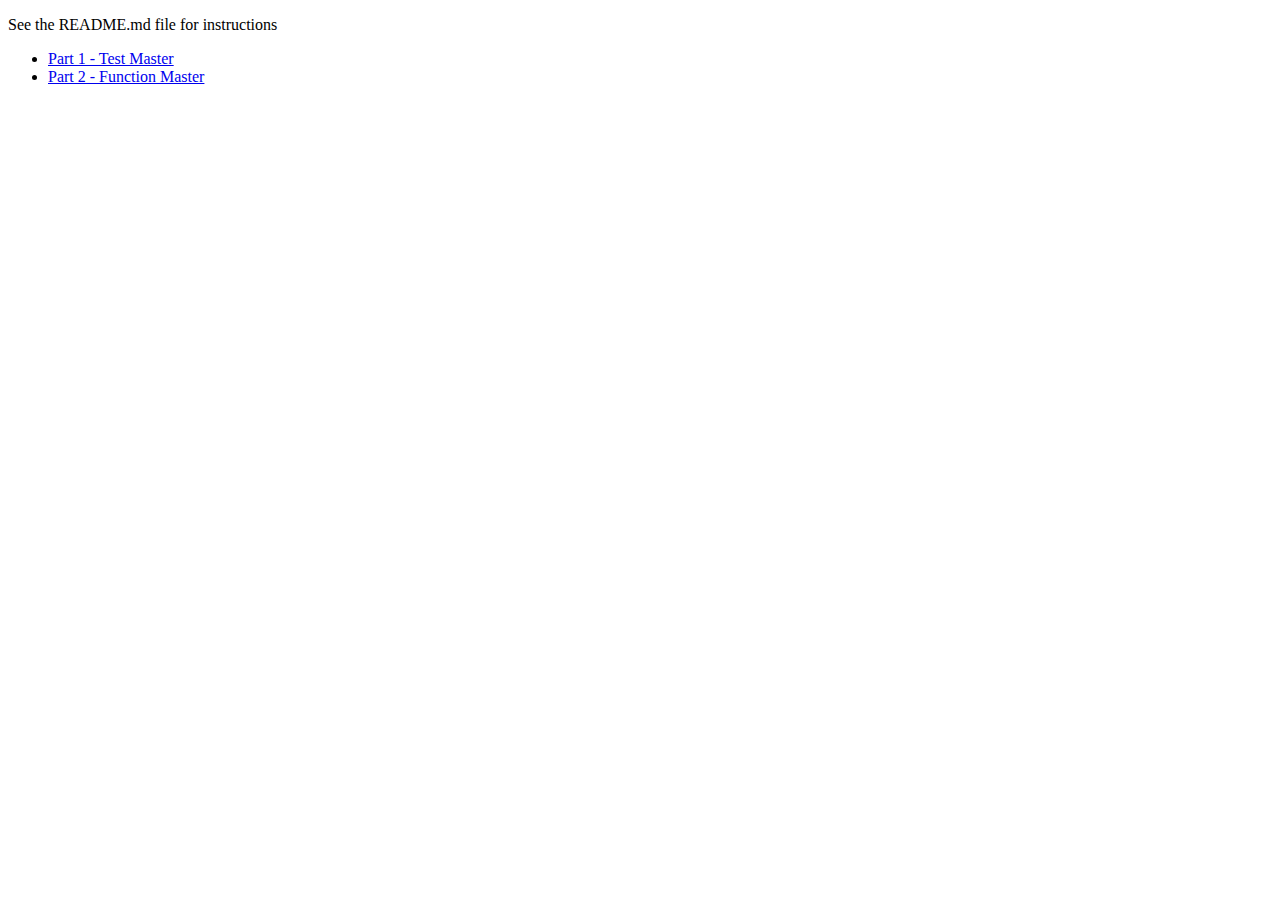
<file: projects/function-master/index.html>
<!doctype html>
<html>
    <head>
        <meta charset="utf-8">
        <title>Function Master</title>
        <meta name="description" content="Function Master: Learn to master the function">
    </head>
    <body>
        <div>
            <p>See the README.md file for instructions</p>
            <ul>
              <li><a href="test-master.html">Part 1 - Test Master</a></li>
              <li><a href="function-master.html">Part 2 - Function Master</a></li>
            </ul>
        </div>
    </body>
</html>
</file>
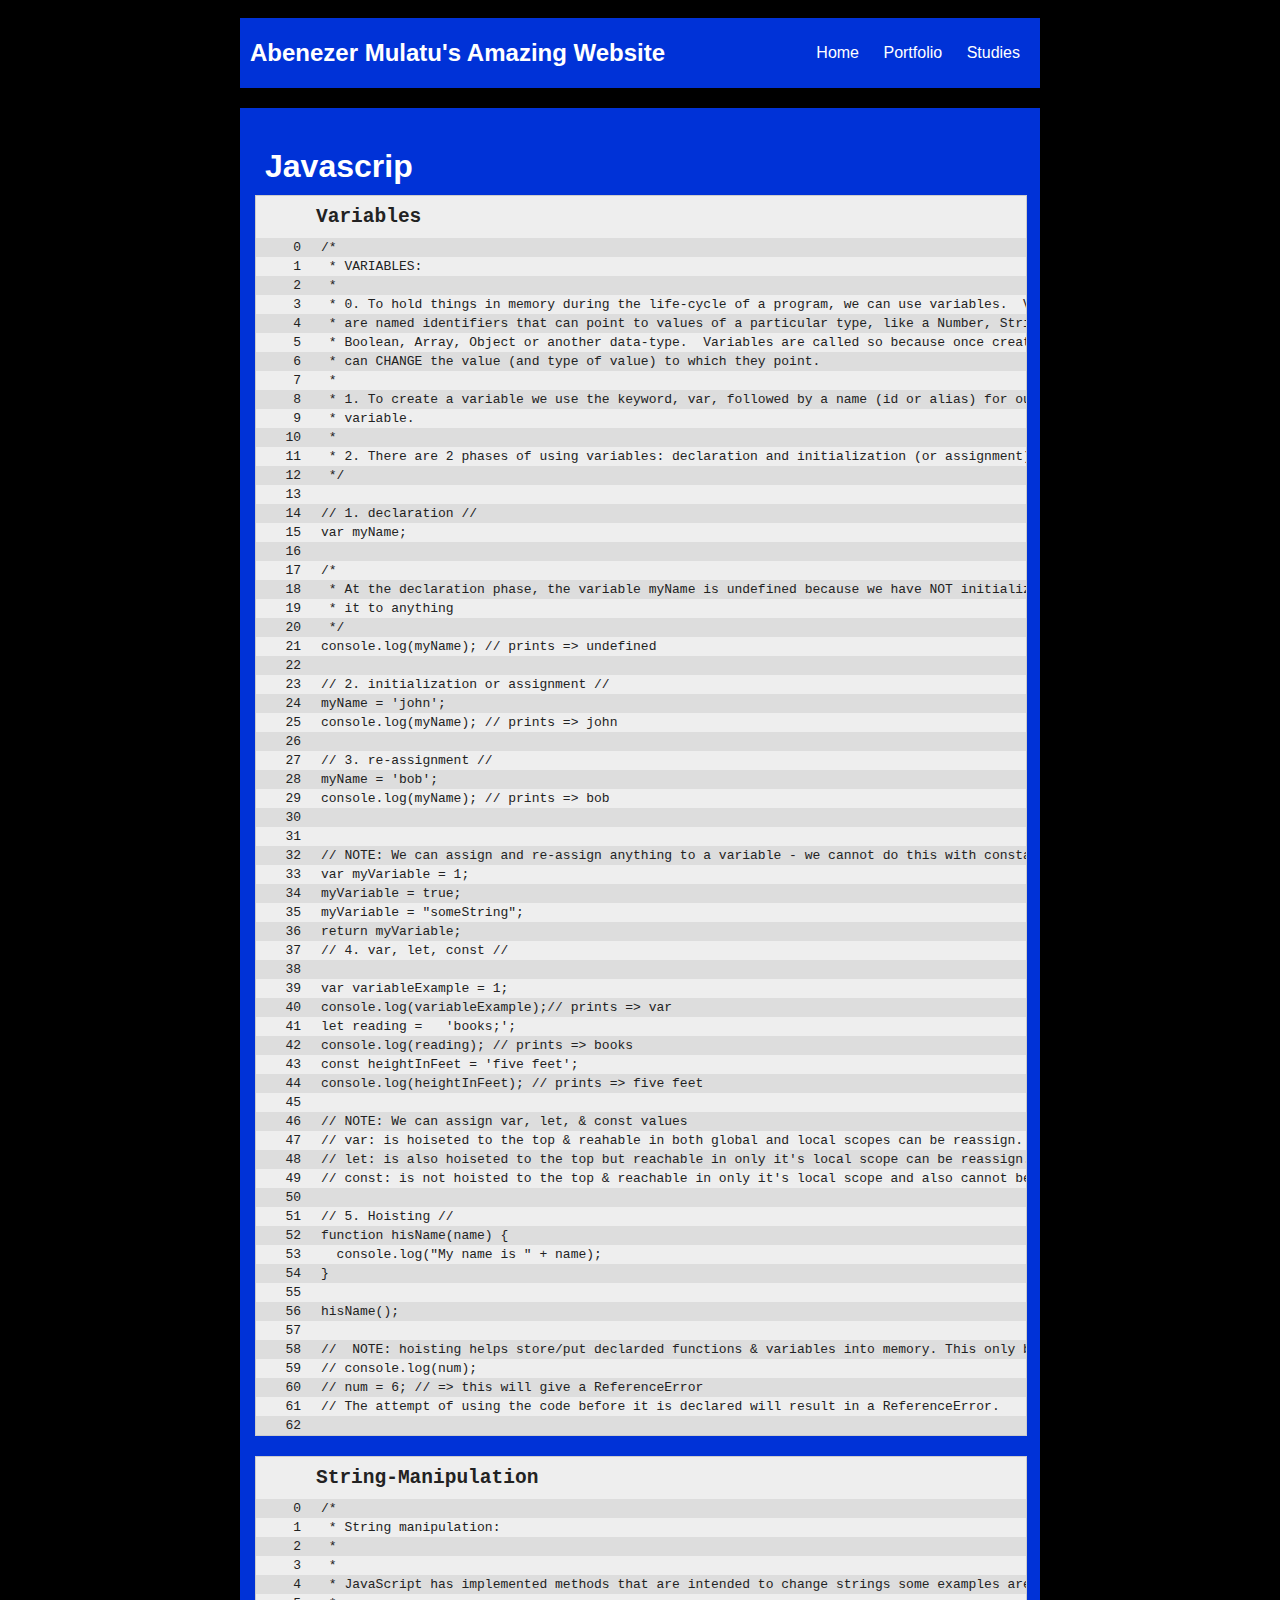
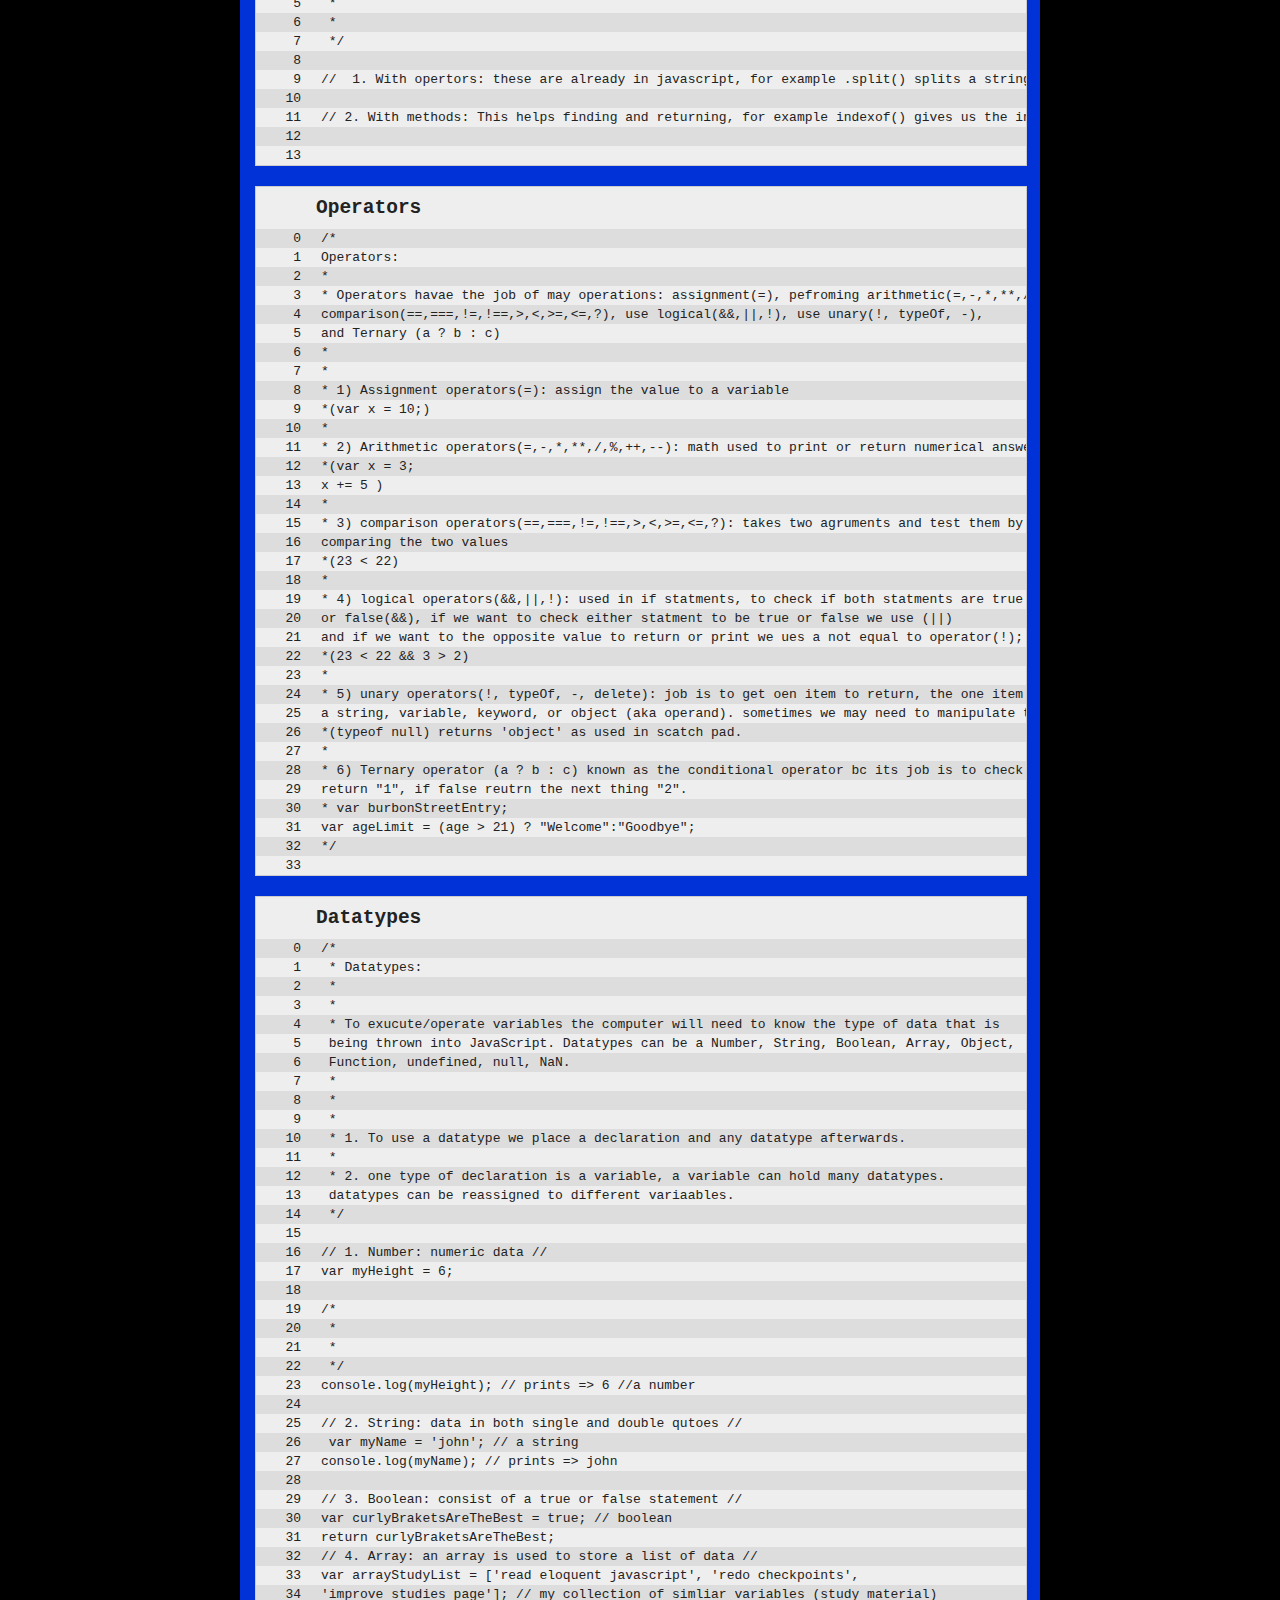
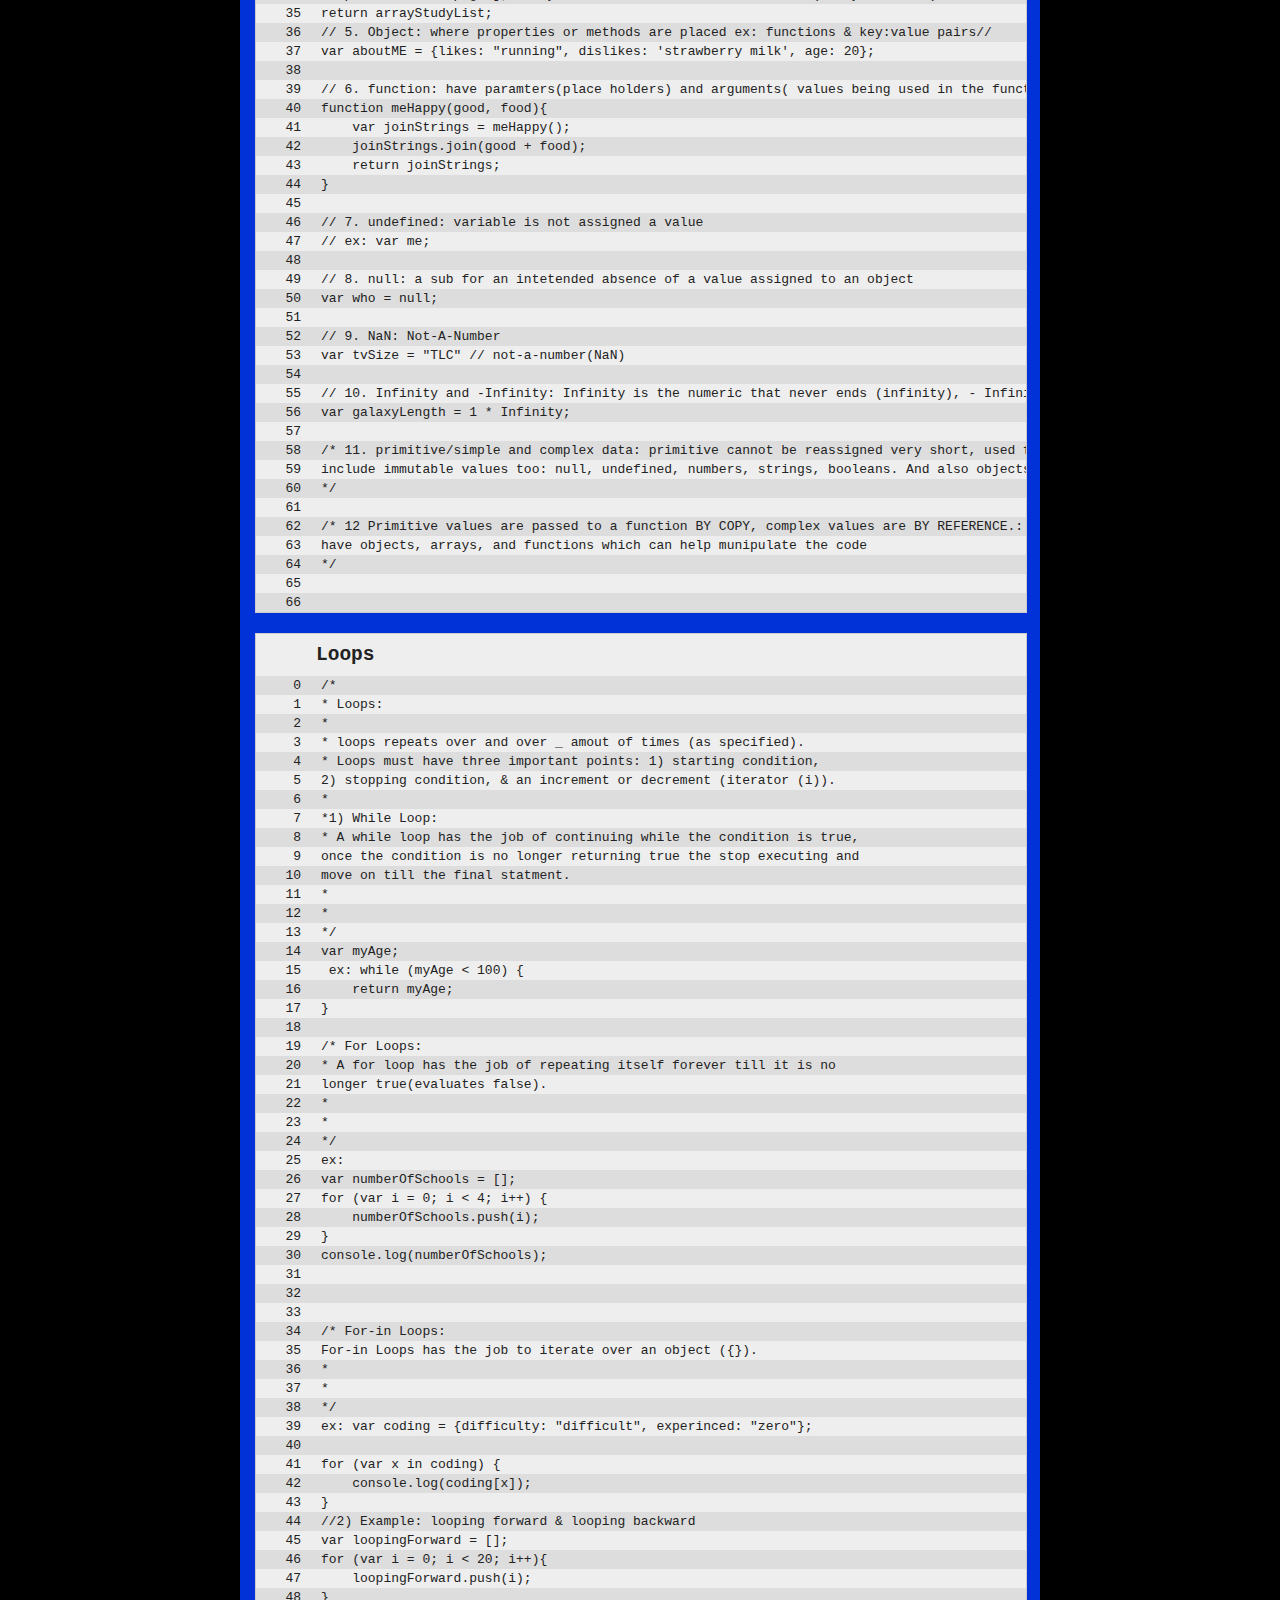
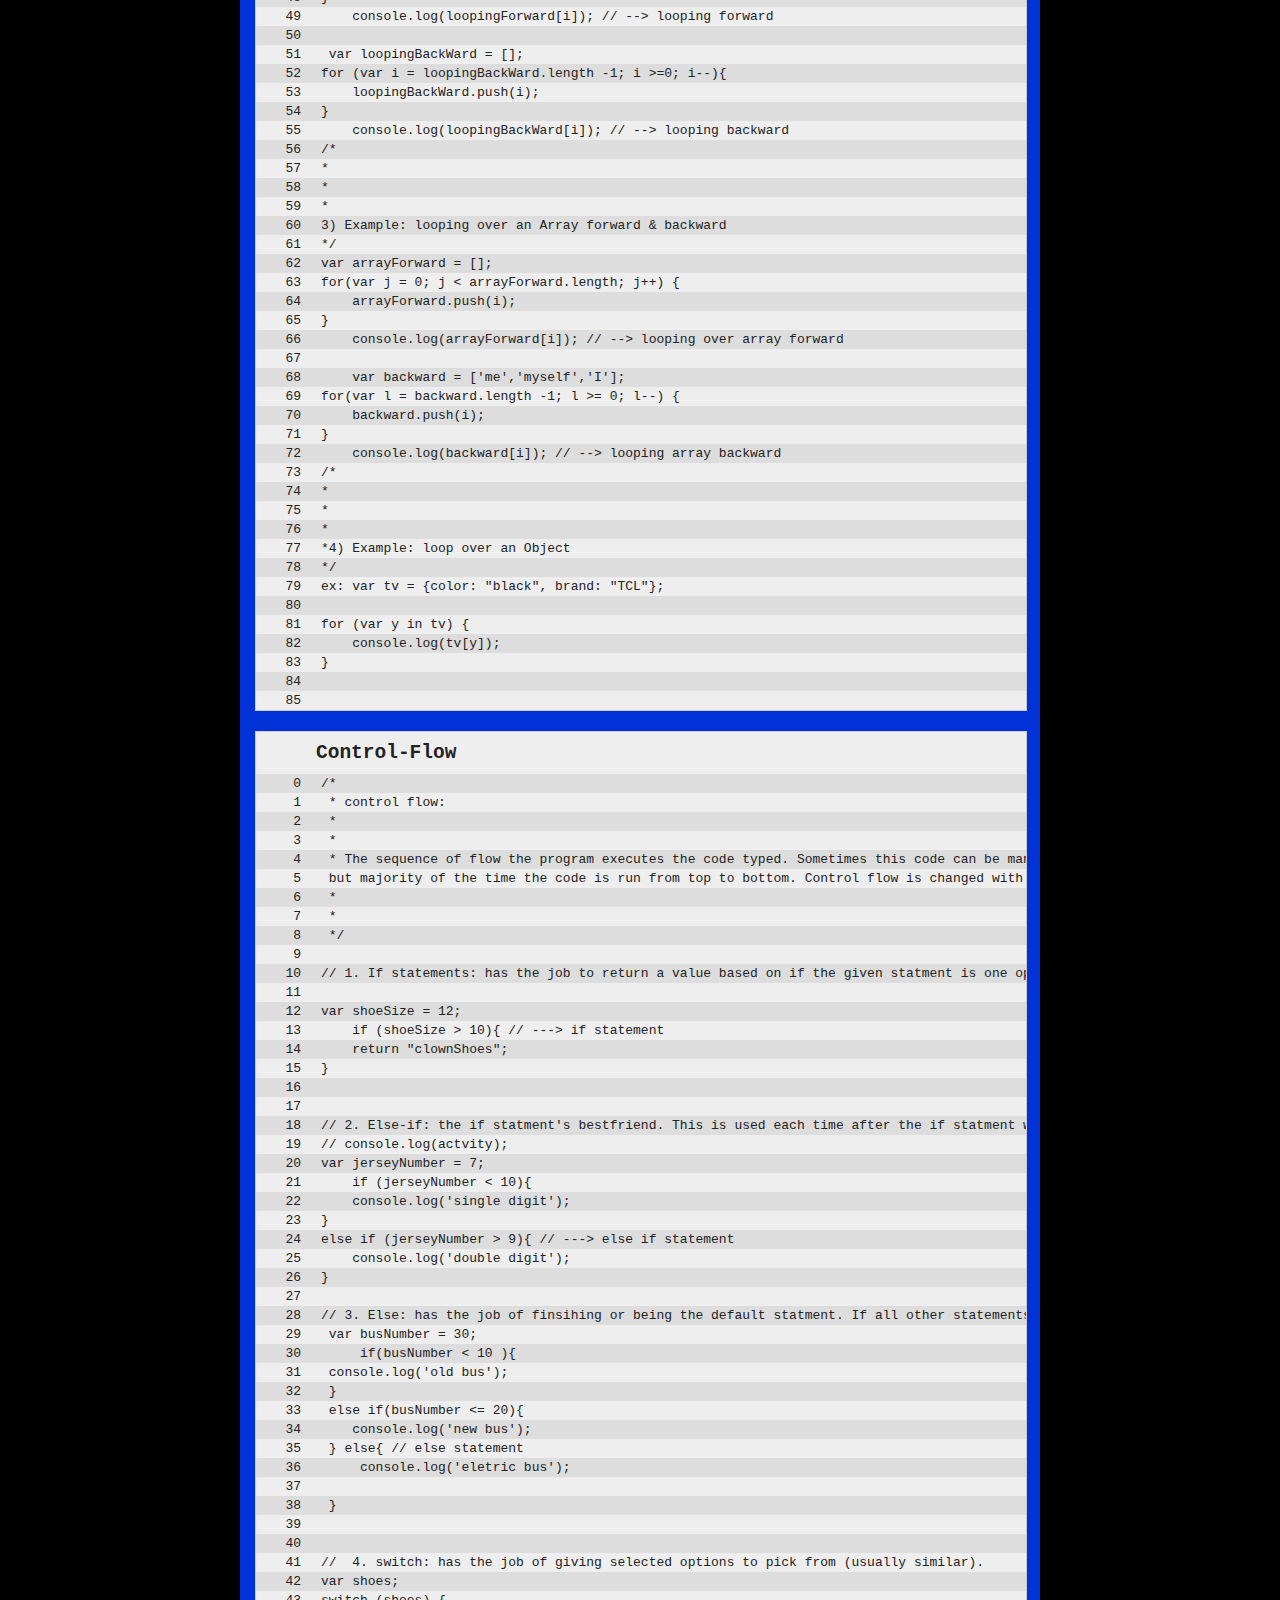
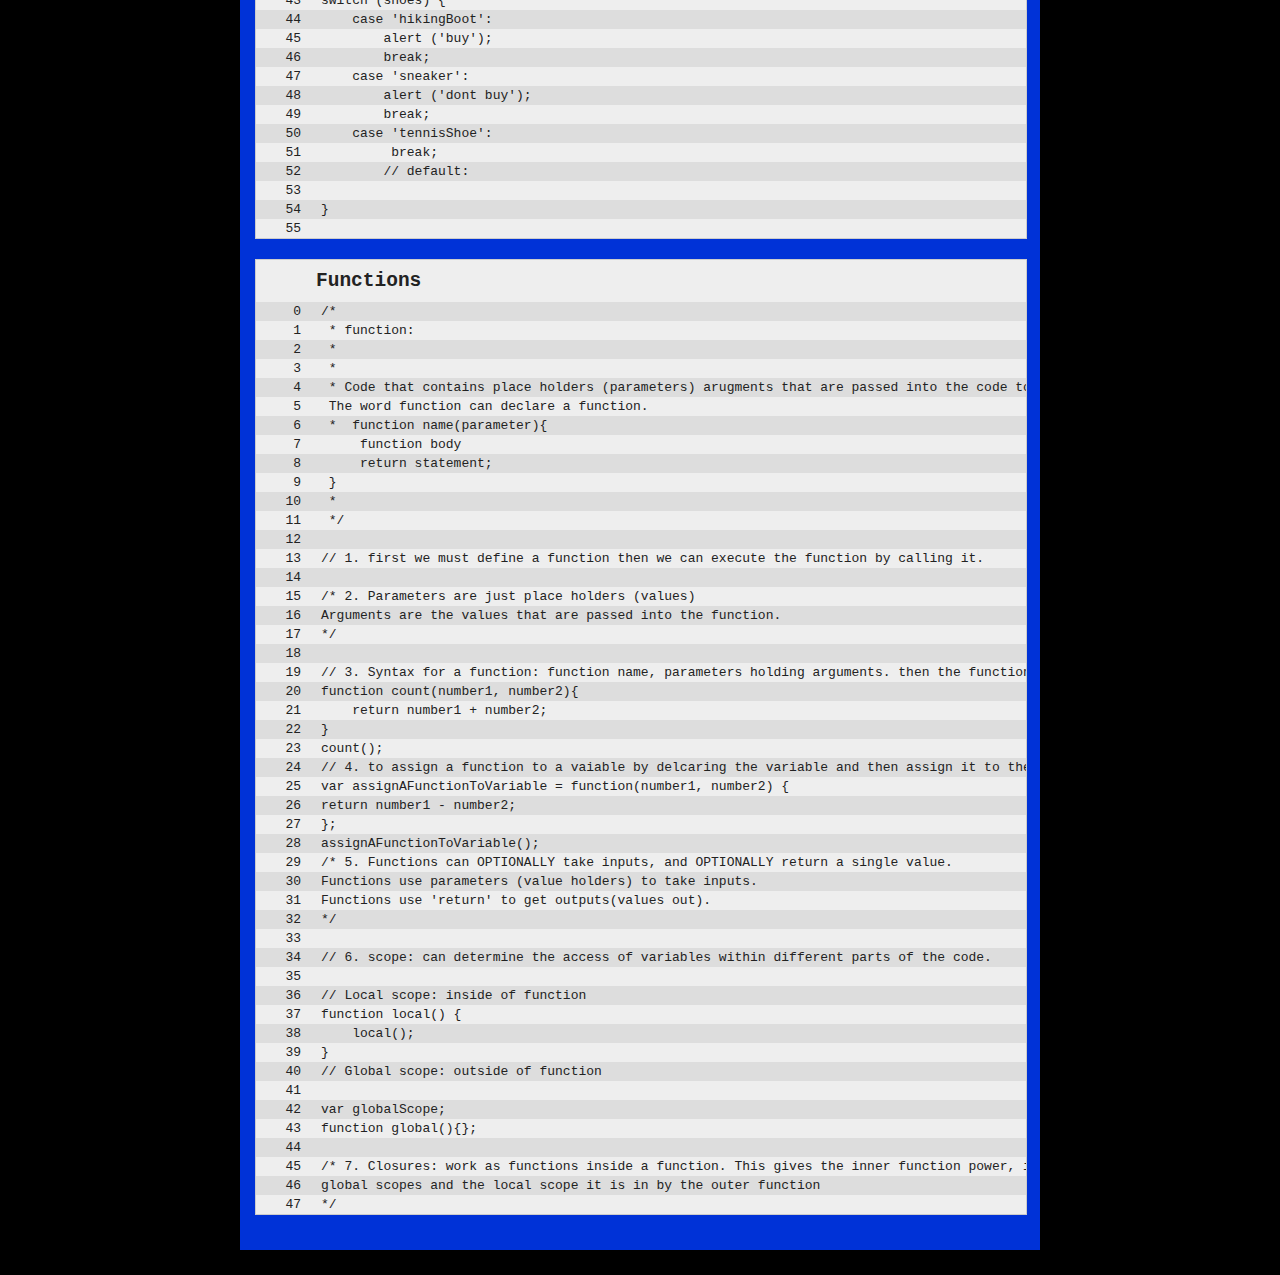
<file: studies.html>
<!DOCTYPE html>
<html>
    <head>
 <script src="https://ajax.googleapis.com/ajax/libs/jquery/2.1.4/jquery.min.js"></script>
  <script>
   /*global $*/
    const topics = [ 'variables', 'datatypes', 'string-manipulation', 'operators', 'control-flow', 'loops', 'functions' ];
     const topicElements = topics.forEach(function(topic, index) {
       const $header = $('<h2>').addClass('topic-heading').text(topic);
        const $div = $('<div>').addClass('code').attr('id', topic).append($header);
         $.get(`./studies/${topic}.js`, function (response) {
          const split = response.split('\n');
          const $splitElements = split.map(function(line, index) {
            const $line = $('<div>').addClass('line');
              const $lineNumber = $('<div>').addClass('line-number').text(index);
                const $content = $('<div>').addClass('line-content').text(line);
                 return $line.append($lineNumber, $content);
                    });
                $div.append($splitElements);
                 $div.appendTo('.content');
                }, 'text'); // 'text' makes sure the JS file isn't executed
            });
        </script>
        <link rel="stylesheet" href="./css/studies.css" type="text/css" />
        <title>Studies</title>
    </head>
    <body>
        <div id="all-contents">
        <nav>
            <header>Abenezer Mulatu's Amazing Website</header>
            <ul>
                <li><a href="index.html">Home</a></li>
                <li><a href="portfolio.html">Portfolio</a></li>
                <li><a href="studies.html">Studies</a></li>
            </ul>
        </nav>
        <main>
            <div class="content">
                <h1>Javascrip</h1>

            </div>
        </main>
    </div>
    </body>
</html>
</file>
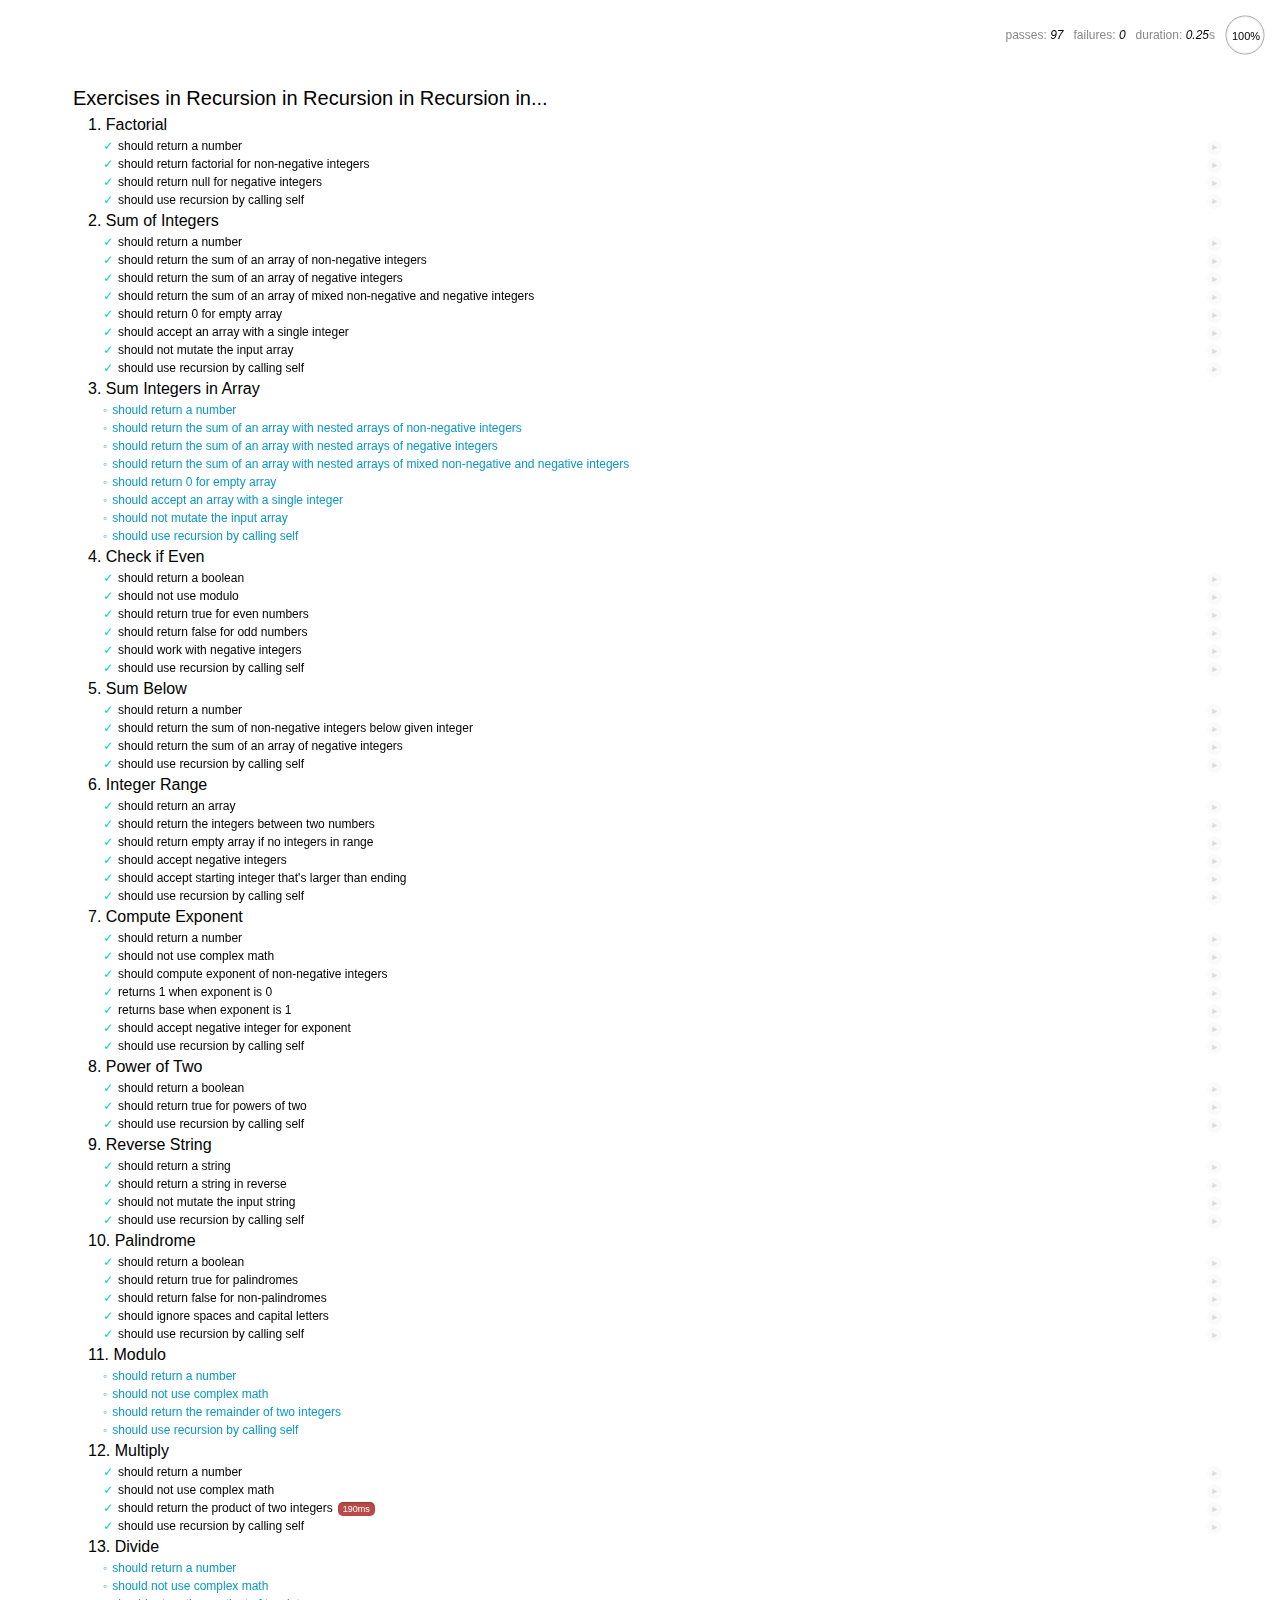
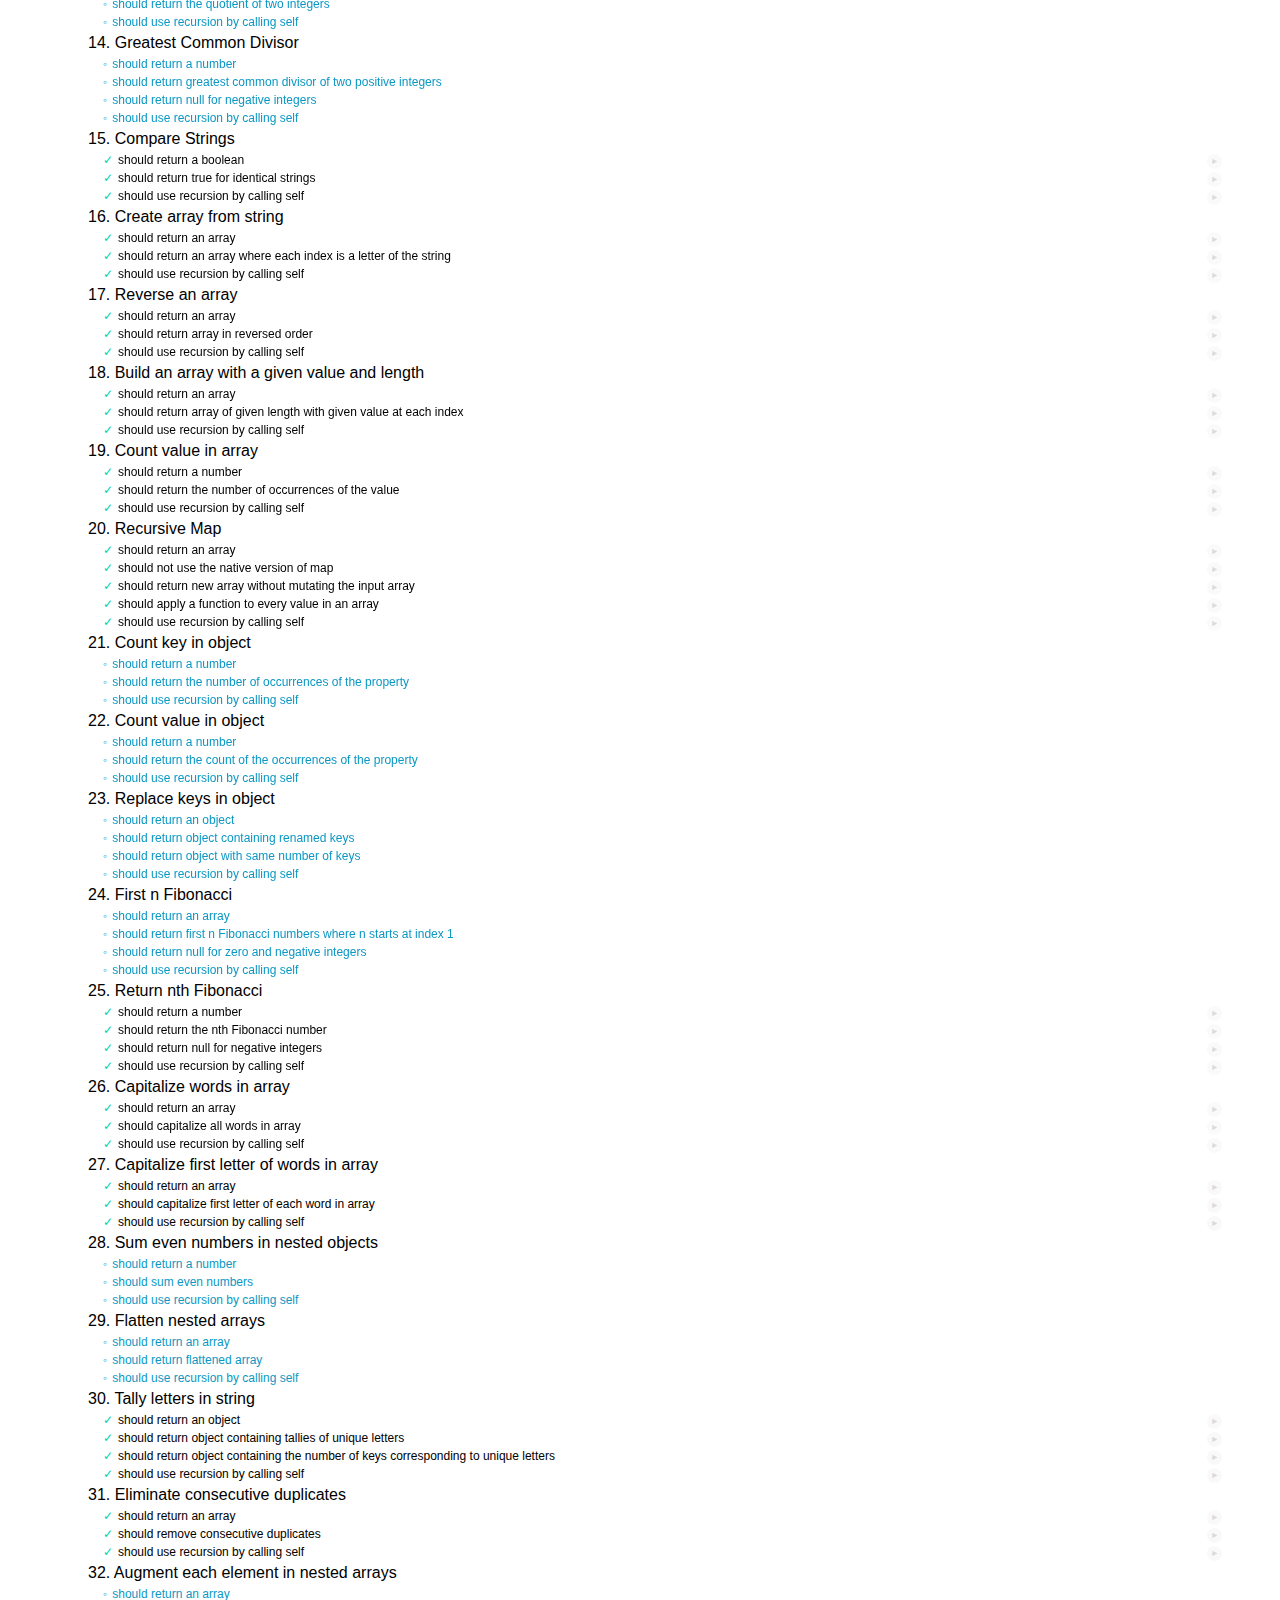
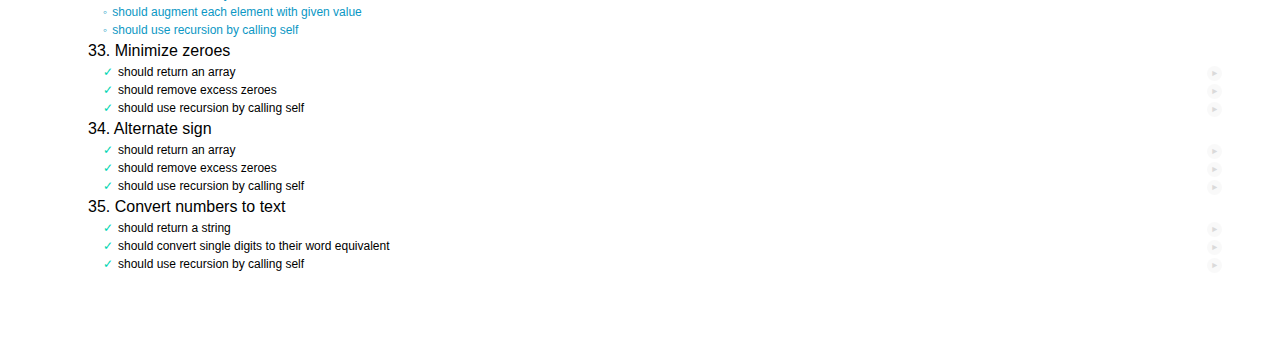
<file: projects/recursion-practice/SpecRunner.html>
<!DOCTYPE html>
<html>
  <head>
    <title>Recursion Test Suite</title>
    <meta http-equiv="Content-Type" content="text/html; charset=UTF-8">
    <link rel="stylesheet" href="lib/css/mocha.css" />
    <!-- <script src="lib/jquery.js"></script> -->
    <script src="lib/chai.js"></script>
    <script src="lib/mocha.js"></script>
    <script src="lib/sinon.js"></script>
    <script src="lib/sinon-chai.js"></script>
    <script src="lib/cardboard.js"></script>
    <script src="lib/testSupport.js"></script>

    <!-- Source files -->
    <script src="src/recursion.js"></script>
    <!-- End source files -->

    <!-- Test files -->
    <script>
          var clock;

          before(function() {
            clock = sinon.useFakeTimers();
          });

          after(function() {
            clock.restore();
          });
    </script>
    <script src="spec/part1.js"></script>
    <!-- <script src="spec/part2.js"></script> -->
    <!-- End test files -->
  </head>
  <body>
    <div id="mocha"></div>
  </body>
</html>
</file>
<file: css/studies.css>
body {
    background: rgb(0, 0, 0);
    color: #fff;
    padding: 10px;
    font-family: arial;
}
header {
    font-size: 1.5em;
    font-weight: bold;
}
[id=all-contents]{
    max-width: 800px;
    margin: auto;
}

/* navigation menu */
nav {
    background: rgb(0, 50, 215);
    margin: 0 auto;
    margin-bottom: 20px;
    display: flex;
    padding: 10px;
}
nav header {
    display: flex;
    align-items: center;
    color: white;
    flex: 1;
    margin: 0;
}
nav ul {
    list-style-image: none;
}
nav li {
    display: inline-block;
    padding: 0 10px;
}
nav a {
    text-decoration: none;
    color: #fff;
}

/* main container area beneath menu */
main {
    background: rgb(0, 50, 215);
    display: flex;
    /*padding:inherit;*/
}
[class=content]{
    flex: 1;
    border-radius:35px;
    padding: 15px;
    margin-top:15px;
    box-sizing: border-box;
    width: 100%;
}

.content h1, h2, h3, h4, h5, h6 {
    margin: 10px;
}

.content section > a {
    text-decoration: none;
}

.code {
    font-family: monospace;
    background: #eee;
    border: 1px solid #ccc;
    color: #222;
    white-space: pre;
    width: 100%;
    margin-bottom: 20px;
    overflow: scroll;
}

.topic-heading {
    padding-left: 50px;
    text-transform: capitalize;
}

.line {
    display: flex;
    padding: 2px 0;
}

.line:nth-child(even) {
    background: #ddd;
}

.line-number {
    min-width: 40px;
    padding-left: 5px;
    text-align: right;
    padding-right: 20px;
}
</file>
<file: projects/recursion-practice/lib/css/mocha.css>
@charset "utf-8";

body {
  font: 20px/1.5 "Helvetica Neue", Helvetica, Arial, sans-serif;
  padding: 60px 50px;
}

#mocha ul, #mocha li {
  margin: 0;
  padding: 0;
}

#mocha ul {
  list-style: none;
}

#mocha h1, #mocha h2 {
  margin: 0;
}

#mocha h1 {
  margin-top: 15px;
  font-size: 1em;
  font-weight: 200;
}

#mocha h1 a {
  text-decoration: none;
  color: inherit;
}

#mocha h1 a:hover {
  text-decoration: underline;
}

#mocha .suite .suite h1 {
  margin-top: 0;
  font-size: .8em;
}

.hidden {
  display: none;
}

#mocha h2 {
  font-size: 12px;
  font-weight: normal;
  cursor: pointer;
}

#mocha .suite {
  margin-left: 15px;
}

#mocha .test {
  margin-left: 15px;
  overflow: hidden;
}

#mocha .test.pending:hover h2::after {
  content: '(pending)';
  font-family: arial;
}

#mocha .test.pass.medium .duration {
  background: #C09853;
}

#mocha .test.pass.slow .duration {
  background: #B94A48;
}

#mocha .test.pass::before {
  content: '✓';
  font-size: 12px;
  display: block;
  float: left;
  margin-right: 5px;
  color: #00d6b2;
}

#mocha .test.pass .duration {
  font-size: 9px;
  margin-left: 5px;
  padding: 2px 5px;
  color: white;
  -webkit-box-shadow: inset 0 1px 1px rgba(0,0,0,.2);
  -moz-box-shadow: inset 0 1px 1px rgba(0,0,0,.2);
  box-shadow: inset 0 1px 1px rgba(0,0,0,.2);
  -webkit-border-radius: 5px;
  -moz-border-radius: 5px;
  -ms-border-radius: 5px;
  -o-border-radius: 5px;
  border-radius: 5px;
}

#mocha .test.pass.fast .duration {
  display: none;
}

#mocha .test.pending {
  color: #0b97c4;
}

#mocha .test.pending::before {
  content: '◦';
  color: #0b97c4;
}

#mocha .test.fail {
  color: #c00;
}

#mocha .test.fail pre {
  color: black;
}

#mocha .test.fail::before {
  content: '✖';
  font-size: 12px;
  display: block;
  float: left;
  margin-right: 5px;
  color: #c00;
}

#mocha .test pre.error {
  color: #c00;
  max-height: 300px;
  overflow: auto;
}

#mocha .test pre {
  display: block;
  float: left;
  clear: left;
  font: 12px/1.5 monaco, monospace;
  margin: 5px;
  padding: 15px;
  border: 1px solid #eee;
  border-bottom-color: #ddd;
  -webkit-border-radius: 3px;
  -webkit-box-shadow: 0 1px 3px #eee;
  -moz-border-radius: 3px;
  -moz-box-shadow: 0 1px 3px #eee;
}

#mocha .test h2 {
  position: relative;
}

#mocha .test a.replay {
  position: absolute;
  top: 3px;
  right: 0;
  text-decoration: none;
  vertical-align: middle;
  display: block;
  width: 15px;
  height: 15px;
  line-height: 15px;
  text-align: center;
  background: #eee;
  font-size: 15px;
  -moz-border-radius: 15px;
  border-radius: 15px;
  -webkit-transition: opacity 200ms;
  -moz-transition: opacity 200ms;
  transition: opacity 200ms;
  opacity: 0.3;
  color: #888;
}

#mocha .test:hover a.replay {
  opacity: 1;
}

#mocha-report.pass .test.fail {
  display: none;
}

#mocha-report.fail .test.pass {
  display: none;
}

#mocha-error {
  color: #c00;
  font-size: 1.5  em;
  font-weight: 100;
  letter-spacing: 1px;
}

#mocha-stats {
  position: fixed;
  top: 15px;
  right: 10px;
  font-size: 12px;
  margin: 0;
  color: #888;
}

#mocha-stats .progress {
  float: right;
  padding-top: 0;
}

#mocha-stats em {
  color: black;
}

#mocha-stats a {
  text-decoration: none;
  color: inherit;
}

#mocha-stats a:hover {
  border-bottom: 1px solid #eee;
}

#mocha-stats li {
  display: inline-block;
  margin: 0 5px;
  list-style: none;
  padding-top: 11px;
}

code .comment { color: #ddd }
code .init { color: #2F6FAD }
code .string { color: #5890AD }
code .keyword { color: #8A6343 }
code .number { color: #2F6FAD }

@media screen and (max-device-width: 480px) {
  body {
    padding: 60px 0px;
  }

  #stats {
    position: absolute;
  }
}
</file>
